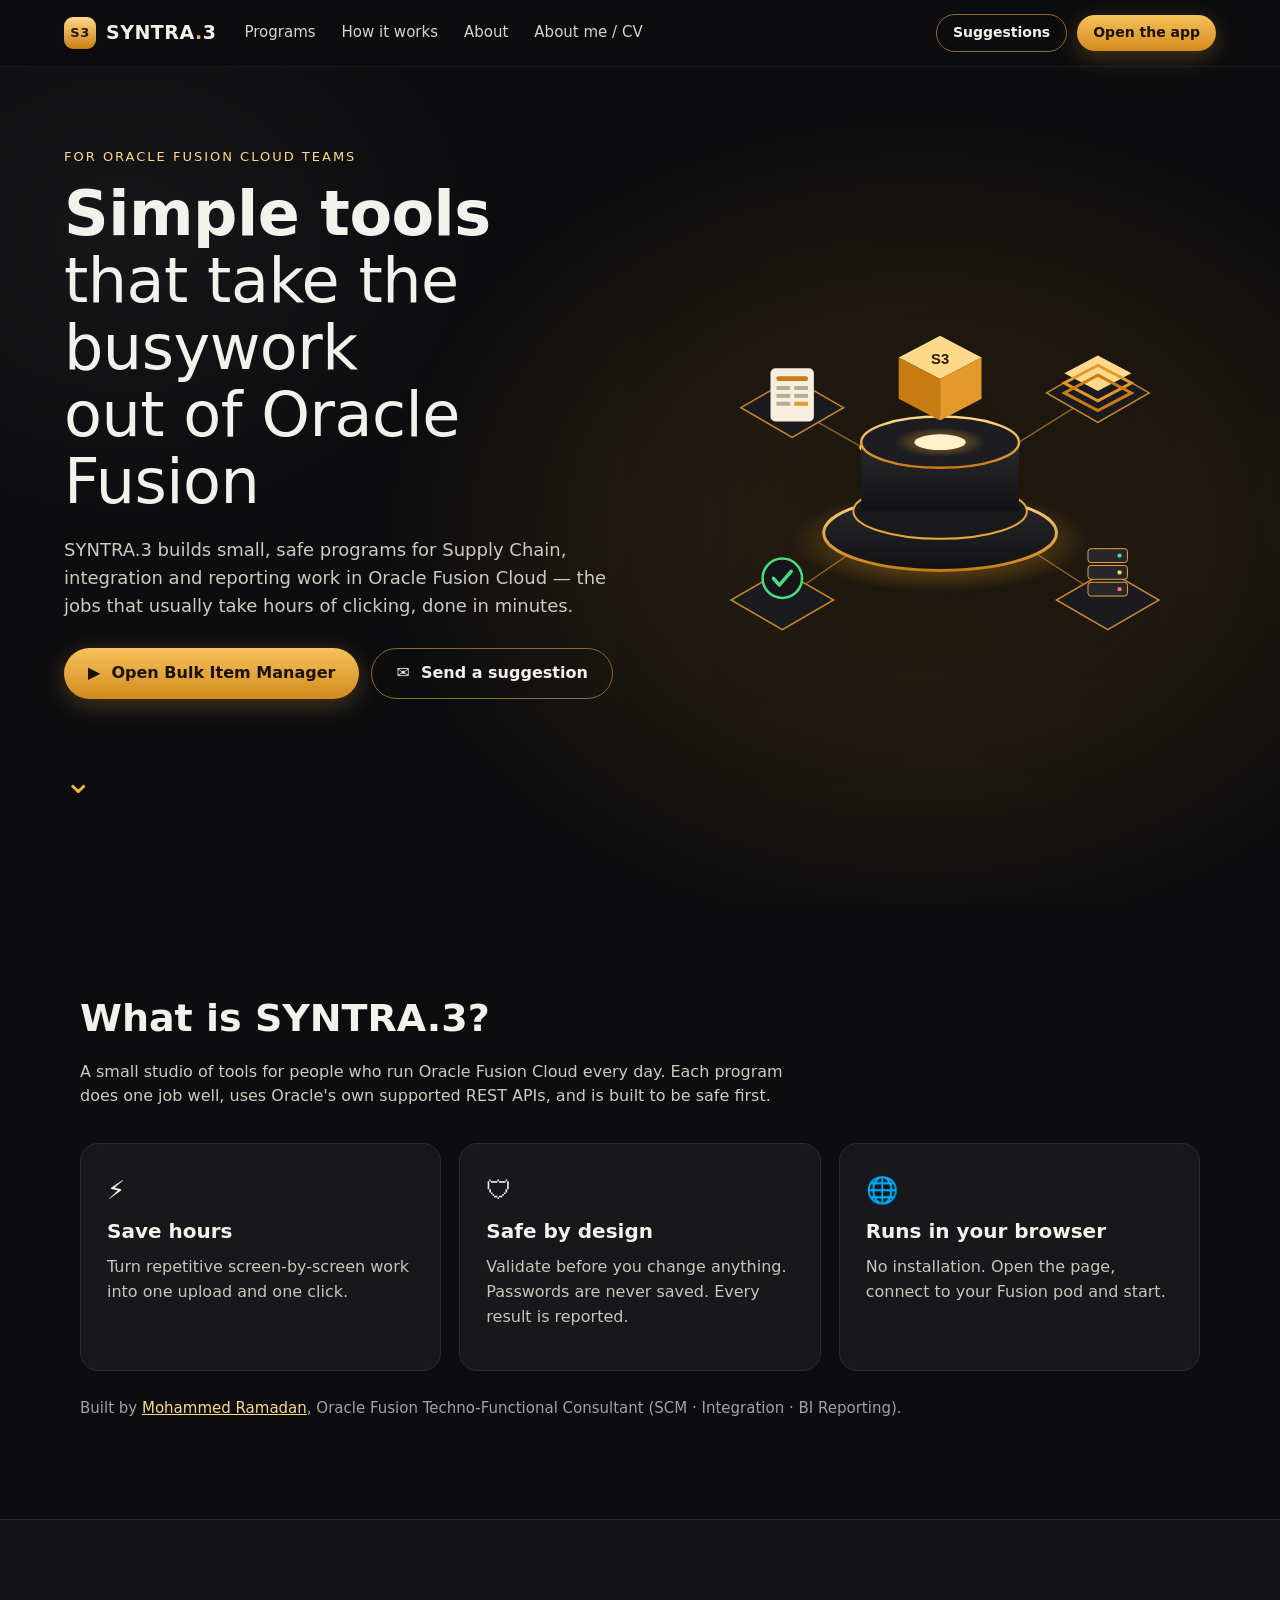
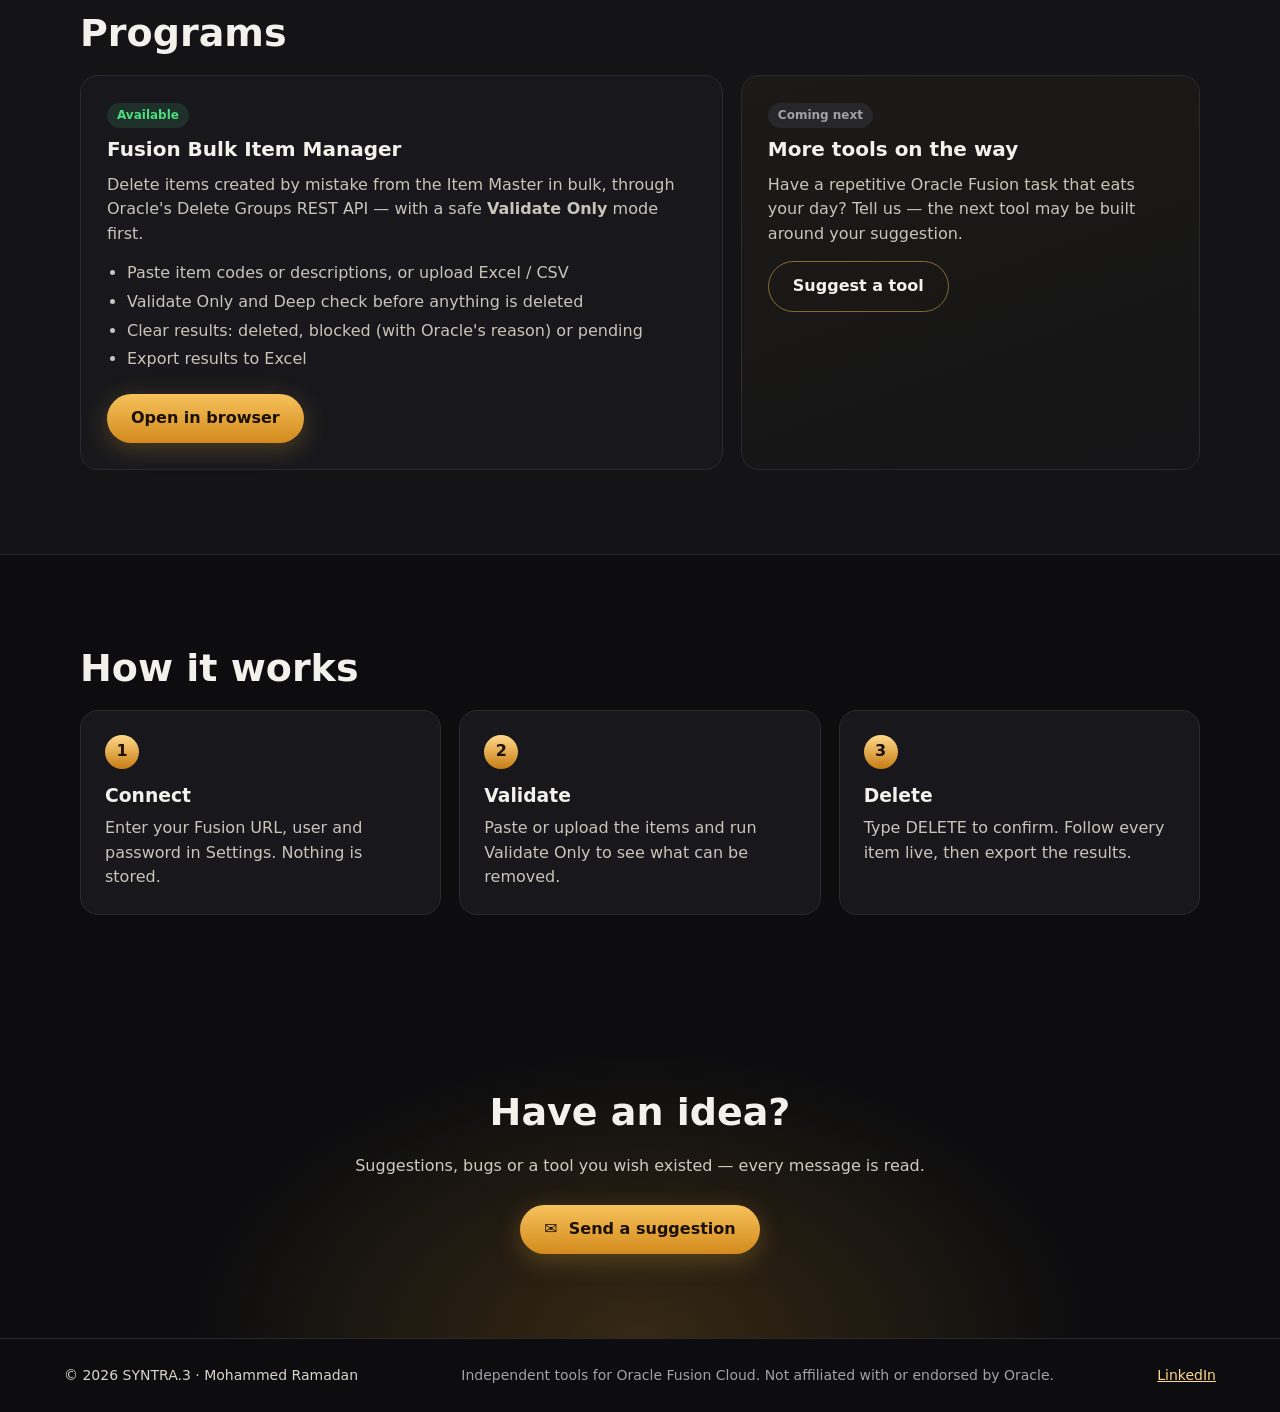
<file: index.html>
<!doctype html>
<html lang="en">
<head>
<meta charset="utf-8">
<meta name="viewport" content="width=device-width, initial-scale=1">
<title>SYNTRA.3 · Tools for Oracle Fusion Cloud teams</title>
<meta name="description" content="SYNTRA.3 builds small, safe tools that save Oracle Fusion Cloud teams hours of manual work. Start with Fusion Bulk Item Manager.">
<link rel="icon" href="data:,">
<link rel="stylesheet" href="assets/landing.css">
</head>
<body>
<header class="nav">
  <a class="logo" href="./"><span class="mark">S3</span><span>SYNTRA<span class="gold">.</span>3</span></a>
  <nav class="links">
    <a href="#programs">Programs</a>
    <a href="#how">How it works</a>
    <a href="#about">About</a>
    <a href="about.html">About me / CV</a>
  </nav>
  <div class="nav-right">
    <button class="btn-line small" data-open-suggest>Suggestions</button>
    <a class="btn-gold small" href="app/">Open the app</a>
  </div>
</header>

<main>
  <!-- ============ hero ============ -->
  <section class="hero">
    <div class="hero-text">
      <span class="eyebrow">For Oracle Fusion Cloud teams</span>
      <h1><b>Simple tools</b><br>that take the busywork<br>out of Oracle Fusion</h1>
      <p class="lead">SYNTRA.3 builds small, safe programs for Supply Chain, integration and reporting work
        in Oracle Fusion Cloud &mdash; the jobs that usually take hours of clicking, done in minutes.</p>
      <div class="cta">
        <a class="btn-gold" href="app/">&#x25B6;&nbsp; Open Bulk Item Manager</a>
        <button class="btn-line" data-open-suggest>&#x2709;&nbsp; Send a suggestion</button>
      </div>
      <a class="down" href="#programs" aria-label="Scroll down">&#x2304;</a>
    </div>

    <!-- original illustration: a glowing hub connected to data tiles -->
    <div class="hero-art" aria-hidden="true">
      <svg viewBox="0 0 560 460" role="img">
        <defs>
          <radialGradient id="glow" cx="50%" cy="50%" r="50%">
            <stop offset="0" stop-color="#ffd36b" stop-opacity=".9"/>
            <stop offset=".45" stop-color="#f0a52a" stop-opacity=".35"/>
            <stop offset="1" stop-color="#f0a52a" stop-opacity="0"/>
          </radialGradient>
          <linearGradient id="gold" x1="0" y1="0" x2="0" y2="1">
            <stop offset="0" stop-color="#ffd98a"/><stop offset="1" stop-color="#c77d14"/>
          </linearGradient>
          <linearGradient id="dark" x1="0" y1="0" x2="0" y2="1">
            <stop offset="0" stop-color="#2a2a2e"/><stop offset="1" stop-color="#121214"/>
          </linearGradient>
        </defs>
        <!-- links -->
        <g class="wires" stroke="#c98a2b" stroke-width="1.4" fill="none" opacity=".7">
          <path d="M280 250 L130 165"/><path d="M280 250 L440 150"/>
          <path d="M280 250 L120 360"/><path d="M280 250 L450 360"/>
        </g>
        <g class="pulses" fill="#ffd36b">
          <circle r="3"><animateMotion dur="3.2s" repeatCount="indefinite" path="M280 250 L130 165"/></circle>
          <circle r="3"><animateMotion dur="2.6s" repeatCount="indefinite" path="M440 150 L280 250"/></circle>
          <circle r="3"><animateMotion dur="3.6s" repeatCount="indefinite" path="M280 250 L450 360"/></circle>
          <circle r="3"><animateMotion dur="2.9s" repeatCount="indefinite" path="M120 360 L280 250"/></circle>
        </g>
        <!-- hub -->
        <ellipse cx="280" cy="300" rx="150" ry="52" fill="url(#glow)"/>
        <ellipse cx="280" cy="292" rx="118" ry="38" fill="url(#dark)" stroke="url(#gold)" stroke-width="3"/>
        <ellipse cx="280" cy="270" rx="88" ry="28" fill="#1a1a1d" stroke="#e7a63a" stroke-width="2"/>
        <rect x="200" y="200" width="160" height="70" fill="url(#dark)"/>
        <ellipse cx="280" cy="200" rx="80" ry="26" fill="#1d1d21" stroke="url(#gold)" stroke-width="2.5"/>
        <ellipse cx="280" cy="200" rx="46" ry="15" fill="url(#glow)"/>
        <ellipse cx="280" cy="200" rx="26" ry="8" fill="#fff1cc"/>
        <!-- floating cube on the hub -->
        <g class="float">
          <polygon points="280,92 322,114 280,136 238,114" fill="#ffd98a"/>
          <polygon points="238,114 280,136 280,178 238,156" fill="#c77d14"/>
          <polygon points="322,114 280,136 280,178 322,156" fill="#e39a2a"/>
          <text x="280" y="121" text-anchor="middle" font-family="Segoe UI,Arial" font-weight="800" font-size="15" fill="#2b1a03">S3</text>
        </g>
        <!-- tile: spreadsheet -->
        <g transform="translate(130 165)">
          <polygon points="0,-30 52,0 0,30 -52,0" fill="#1b1b1f" stroke="#c98a2b" stroke-width="1.5"/>
          <g transform="translate(-22 -40)">
            <rect width="44" height="54" rx="5" fill="#f6efe0"/>
            <rect x="6" y="8" width="32" height="5" rx="2" fill="#c77d14"/>
            <rect x="6" y="18" width="14" height="4" fill="#b8ac94"/><rect x="24" y="18" width="14" height="4" fill="#b8ac94"/>
            <rect x="6" y="26" width="14" height="4" fill="#b8ac94"/><rect x="24" y="26" width="14" height="4" fill="#b8ac94"/>
            <rect x="6" y="34" width="14" height="4" fill="#b8ac94"/><rect x="24" y="34" width="14" height="4" fill="#e39a2a"/>
          </g>
        </g>
        <!-- tile: stacked layers -->
        <g transform="translate(440 150)">
          <polygon points="0,-30 52,0 0,30 -52,0" fill="#1b1b1f" stroke="#c98a2b" stroke-width="1.5"/>
          <polygon points="0,-38 34,-20 0,-2 -34,-20" fill="#ffd98a"/>
          <polygon points="0,-28 34,-10 0,8 -34,-10" fill="none" stroke="#e39a2a" stroke-width="3"/>
          <polygon points="0,-18 34,0 0,18 -34,0" fill="none" stroke="#c77d14" stroke-width="3"/>
        </g>
        <!-- tile: check list -->
        <g transform="translate(120 360)">
          <polygon points="0,-30 52,0 0,30 -52,0" fill="#1b1b1f" stroke="#c98a2b" stroke-width="1.5"/>
          <circle cx="0" cy="-22" r="20" fill="#16161a" stroke="#4ade80" stroke-width="2.5"/>
          <path d="M-9 -22 l6 7 l12 -14" stroke="#4ade80" stroke-width="3.5" fill="none" stroke-linecap="round" stroke-linejoin="round"/>
        </g>
        <!-- tile: server -->
        <g transform="translate(450 360)">
          <polygon points="0,-30 52,0 0,30 -52,0" fill="#1b1b1f" stroke="#c98a2b" stroke-width="1.5"/>
          <g transform="translate(-20 -52)">
            <rect width="40" height="14" rx="3" fill="#26262b" stroke="#e7a63a"/>
            <rect y="17" width="40" height="14" rx="3" fill="#26262b" stroke="#e7a63a"/>
            <rect y="34" width="40" height="14" rx="3" fill="#26262b" stroke="#e7a63a"/>
            <circle cx="32" cy="7" r="2.2" fill="#4ade80"/><circle cx="32" cy="24" r="2.2" fill="#ffd36b"/><circle cx="32" cy="41" r="2.2" fill="#f87171"/>
          </g>
        </g>
      </svg>
    </div>
  </section>

  <!-- ============ purpose ============ -->
  <section class="band" id="about">
    <div class="wrap">
      <h2>What is SYNTRA.3?</h2>
      <p class="intro">A small studio of tools for people who run Oracle Fusion Cloud every day. Each program does one
        job well, uses Oracle's own supported REST APIs, and is built to be safe first.</p>
      <div class="cards three">
        <div class="card"><div class="ic">&#x26A1;</div><h3>Save hours</h3>
          <p>Turn repetitive screen-by-screen work into one upload and one click.</p></div>
        <div class="card"><div class="ic">&#x1F6E1;</div><h3>Safe by design</h3>
          <p>Validate before you change anything. Passwords are never saved. Every result is reported.</p></div>
        <div class="card"><div class="ic">&#x1F310;</div><h3>Runs in your browser</h3>
          <p>No installation. Open the page, connect to your Fusion pod and start.</p></div>
      </div>
      <p class="by">Built by <a href="about.html" rel="noopener">Mohammed Ramadan</a>,
        Oracle Fusion Techno-Functional Consultant (SCM · Integration · BI Reporting).</p>
    </div>
  </section>

  <!-- ============ programs ============ -->
  <section class="band dark" id="programs">
    <div class="wrap">
      <h2>Programs</h2>
      <div class="cards two">
        <article class="card program">
          <div class="tag live">Available</div>
          <h3>Fusion Bulk Item Manager</h3>
          <p>Delete items created by mistake from the Item Master in bulk, through Oracle's Delete Groups
            REST API &mdash; with a safe <b>Validate Only</b> mode first.</p>
          <ul>
            <li>Paste item codes or descriptions, or upload Excel / CSV</li>
            <li>Validate Only and Deep check before anything is deleted</li>
            <li>Clear results: deleted, blocked (with Oracle's reason) or pending</li>
            <li>Export results to Excel</li>
          </ul>
          <div class="cta">
            <a class="btn-gold" href="app/">Open in browser</a>
          </div>
        </article>
        <article class="card program soon">
          <div class="tag">Coming next</div>
          <h3>More tools on the way</h3>
          <p>Have a repetitive Oracle Fusion task that eats your day? Tell us &mdash; the next tool may be built
            around your suggestion.</p>
          <div class="cta"><button class="btn-line" data-open-suggest>Suggest a tool</button></div>
        </article>
      </div>
    </div>
  </section>

  <!-- ============ how it works ============ -->
  <section class="band" id="how">
    <div class="wrap">
      <h2>How it works</h2>
      <ol class="steps">
        <li><span>1</span><h3>Connect</h3><p>Enter your Fusion URL, user and password in Settings. Nothing is stored.</p></li>
        <li><span>2</span><h3>Validate</h3><p>Paste or upload the items and run Validate Only to see what can be removed.</p></li>
        <li><span>3</span><h3>Delete</h3><p>Type DELETE to confirm. Follow every item live, then export the results.</p></li>
      </ol>
    </div>
  </section>

  <!-- ============ suggestion band ============ -->
  <section class="band glow">
    <div class="wrap center">
      <h2>Have an idea?</h2>
      <p class="intro">Suggestions, bugs or a tool you wish existed &mdash; every message is read.</p>
      <button class="btn-gold" data-open-suggest>&#x2709;&nbsp; Send a suggestion</button>
    </div>
  </section>
</main>

<footer class="footer">
  <span>&copy; 2026 SYNTRA.3 · Mohammed Ramadan</span>
  <span class="muted">Independent tools for Oracle Fusion Cloud. Not affiliated with or endorsed by Oracle.</span>
  <a href="https://www.linkedin.com/in/mohammed-ramadan-729819268" rel="noopener">LinkedIn</a>
</footer>

<!-- ============ suggestion form ============ -->
<div class="modal hidden" id="suggest" role="dialog" aria-modal="true" aria-labelledby="sTitle">
  <form class="modal-box" id="sForm" novalidate>
    <button type="button" class="x" id="sClose" aria-label="Close">&times;</button>
    <h3 id="sTitle">Send a suggestion</h3>
    <p class="muted">Write your idea and your e-mail so we can reply.</p>
    <label>Your name <span class="muted">(optional)</span><input id="sName" maxlength="80" autocomplete="name"></label>
    <label>Your e-mail *<input id="sEmail" type="email" maxlength="254" autocomplete="email" required></label>
    <label>Suggestion *<textarea id="sText" maxlength="2000" rows="6" required placeholder="What should we add or improve?"></textarea></label>
    <div class="hp" aria-hidden="true"><label>Website<input id="sWebsite" tabindex="-1" autocomplete="off"></label></div>
    <div class="row"><span class="muted small" id="sCount">0 / 2000</span><span class="grow"></span>
      <button class="btn-gold" id="sSend" type="submit">Send</button></div>
    <p class="msg" id="sMsg" role="status"></p>
  </form>
</div>

<script src="assets/site-config.js"></script>
<script src="assets/landing.js"></script>
</body>
</html>
</file>
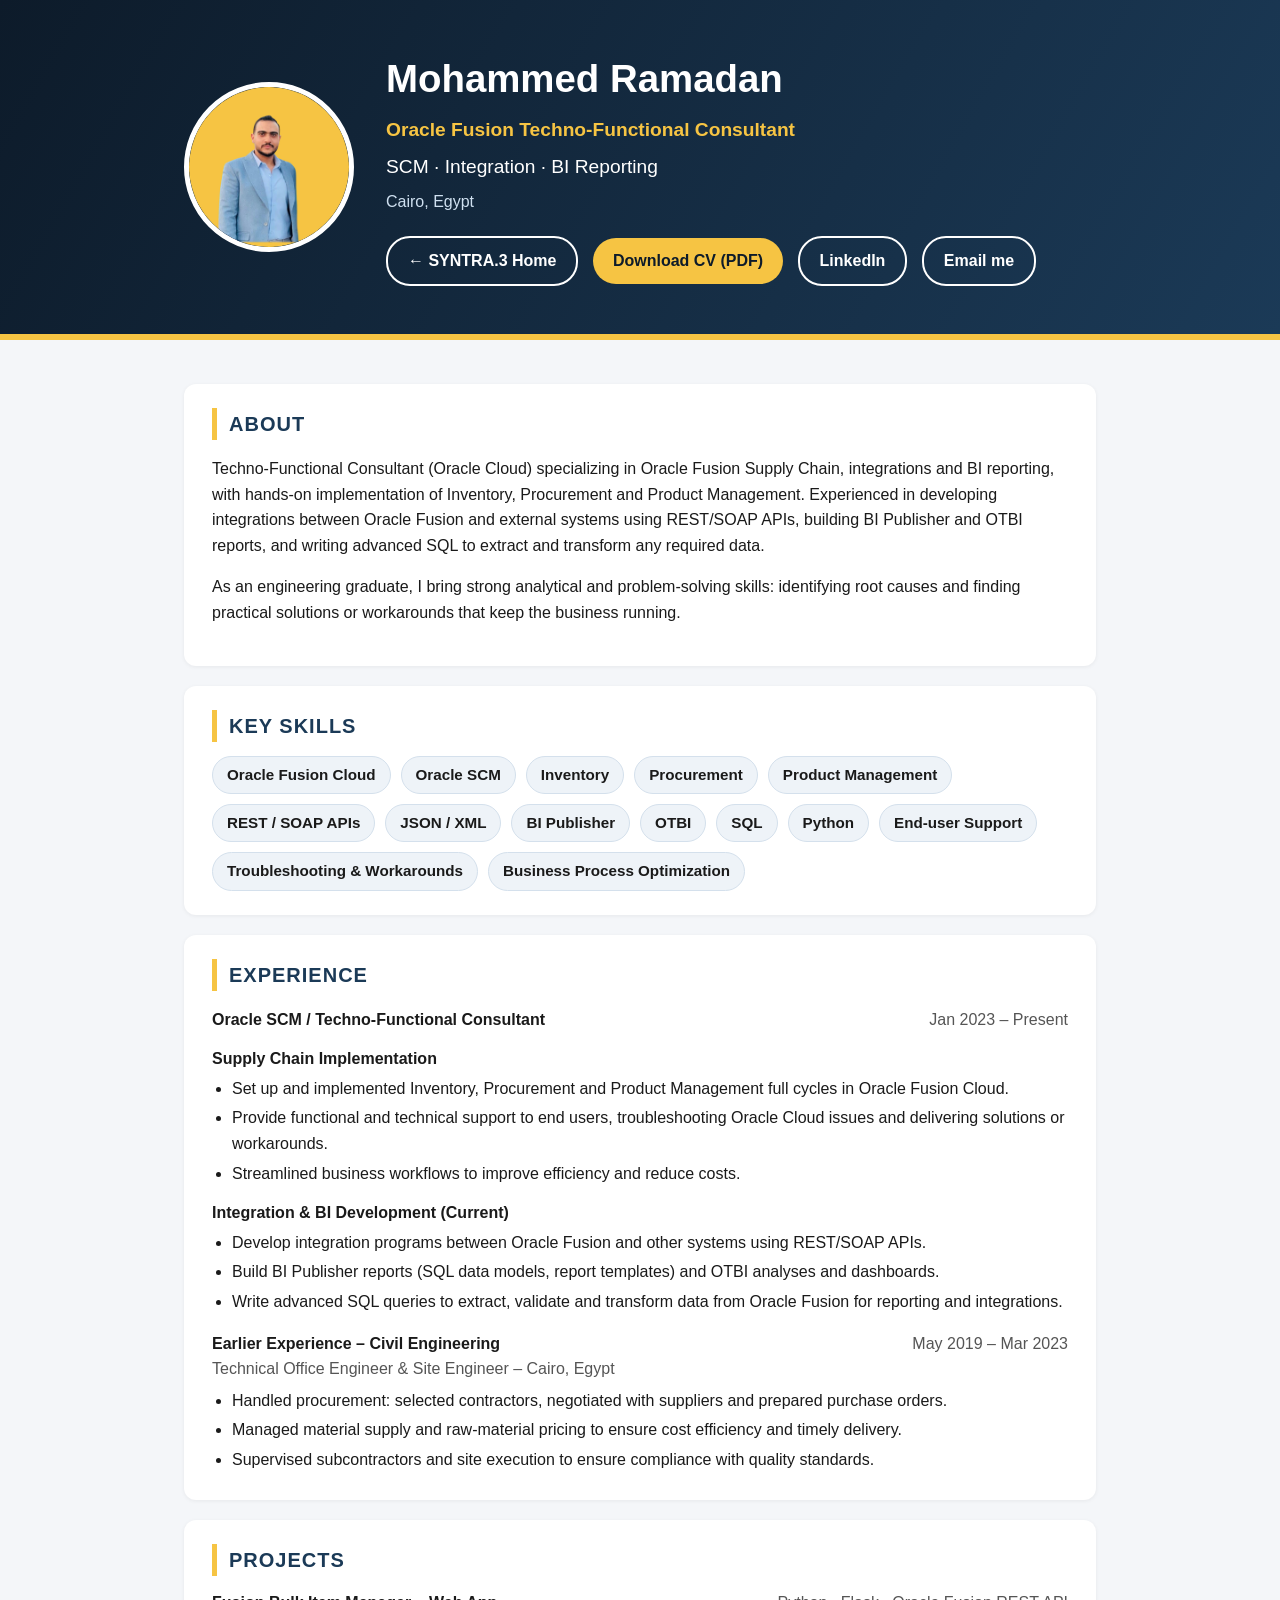
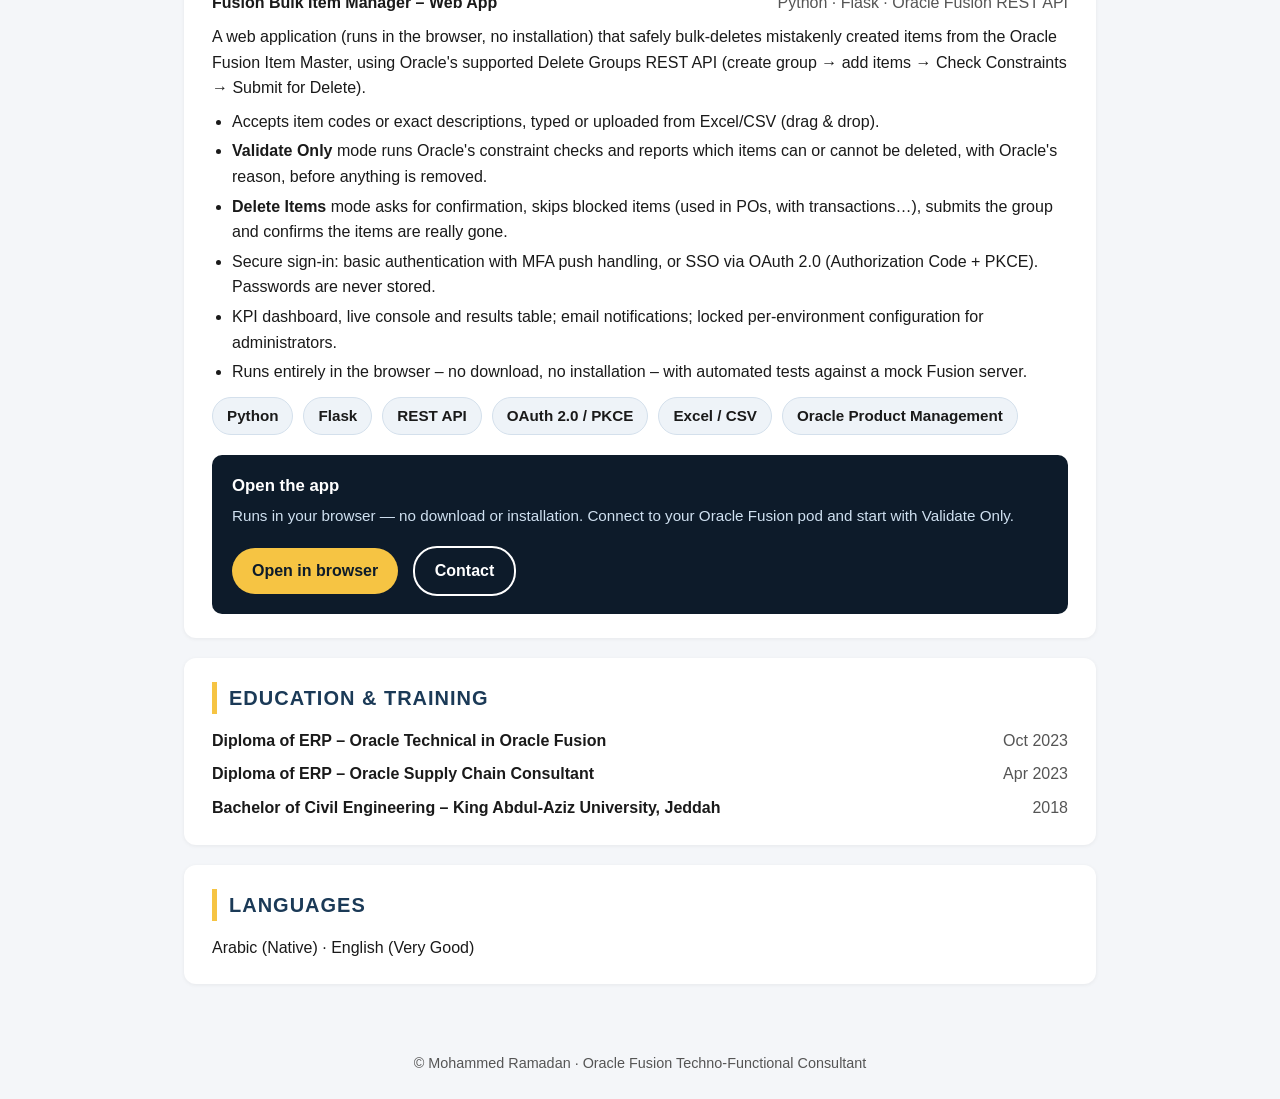
<file: about.html>
<!DOCTYPE html>
<html lang="en">
<head>
<meta charset="utf-8">
<meta name="viewport" content="width=device-width, initial-scale=1">
<title>Mohammed Ramadan | Oracle Fusion Techno-Functional Consultant (SCM, Integration, BI)</title>
<link rel="icon" href="data:,">
<meta name="description" content="Mohammed Ramadan – Oracle Fusion Techno-Functional Consultant specializing in Supply Chain (Inventory, Procurement, Product Management), integrations with REST/SOAP APIs, BI Publisher, OTBI and SQL. Based in Cairo, Egypt.">
<meta name="keywords" content="Mohammed Ramadan, Oracle Fusion, Python, Bulk Item Delete, Delete Groups API, Oracle Cloud, Techno-Functional Consultant, Oracle SCM, BI Publisher, OTBI, SQL, REST API, SOAP, Oracle Integration, Inventory, Procurement, Product Management, Cairo, Egypt">
<meta name="author" content="Mohammed Ramadan">
<meta property="og:title" content="Mohammed Ramadan | Oracle Fusion Techno-Functional Consultant">
<meta property="og:description" content="Oracle Fusion SCM, Integration (REST/SOAP APIs) and BI Reporting (BI Publisher, OTBI, SQL).">
<meta property="og:type" content="profile">
<script type="application/ld+json">
{
 "@context":"https://schema.org",
 "@type":"Person",
 "name":"Mohammed Ramadan",
 "jobTitle":"Oracle Fusion Techno-Functional Consultant",
 "email":"mailto:zidan.mohammed1994@gmail.com",
 "address":{"@type":"PostalAddress","addressLocality":"Cairo","addressCountry":"EG"},
 "alumniOf":{"@type":"CollegeOrUniversity","name":"King Abdul-Aziz University"},
 "knowsAbout":["Oracle Fusion Cloud","Oracle SCM","Inventory","Procurement","Product Management","REST API","SOAP","BI Publisher","OTBI","SQL"],
 "sameAs":["https://www.linkedin.com/in/mohammed-ramadan-729819268"]
}
</script>
<style>
:root{--navy:#0d1b2a;--navy2:#1b3a57;--gold:#f6c443;--text:#1a1a1a;--muted:#555;--bg:#f4f6f9}
*{box-sizing:border-box}
body{margin:0;font-family:Arial,Helvetica,sans-serif;color:var(--text);background:var(--bg);line-height:1.6}
header{background:linear-gradient(120deg,var(--navy),var(--navy2));color:#fff;border-bottom:6px solid var(--gold)}
.hero{max-width:960px;margin:0 auto;padding:48px 24px;display:flex;gap:32px;align-items:center;flex-wrap:wrap}
.hero img{width:170px;height:170px;border-radius:50%;border:5px solid #fff;flex-shrink:0}
.hero h1{margin:0;font-size:2.4rem}
.hero .role{color:var(--gold);font-weight:bold;font-size:1.2rem;margin:6px 0}
.hero .loc{color:#cfe0f0;margin:4px 0 16px}
.btns a{display:inline-block;margin:6px 10px 0 0;padding:10px 20px;border-radius:24px;font-weight:bold;text-decoration:none}
.btn-gold{background:var(--gold);color:var(--navy)}
.btn-line{border:2px solid #fff;color:#fff}
main{max-width:960px;margin:0 auto;padding:24px}
section{background:#fff;border-radius:12px;padding:24px 28px;margin:20px 0;box-shadow:0 1px 4px rgba(0,0,0,.06)}
h2{margin:0 0 14px;font-size:1.25rem;letter-spacing:1px;text-transform:uppercase;color:var(--navy2);border-left:5px solid var(--gold);padding-left:12px}
.chips{display:flex;flex-wrap:wrap;gap:10px}
.chip{background:#eef3f8;border:1px solid #d4e0ec;padding:6px 14px;border-radius:20px;font-weight:bold;font-size:.95rem}
.job{margin-top:16px}
.job-head{display:flex;justify-content:space-between;flex-wrap:wrap;gap:8px;font-weight:bold}
.job-head span:last-child{color:var(--muted);font-weight:normal}
.company{color:var(--muted);margin-bottom:6px}
h3{font-size:1rem;margin:14px 0 4px}
ul{margin:4px 0;padding-left:20px}
li{margin-bottom:4px}
footer{text-align:center;color:var(--muted);padding:24px;font-size:.9rem}
@media(max-width:600px){.hero{justify-content:center;text-align:center}.hero h1{font-size:1.9rem}}
</style>
</head>
<body>
<header>
 <div class="hero">
  <img src="[data-uri]" alt="Mohammed Ramadan – Oracle Fusion Consultant">
  <div>
   <h1>Mohammed Ramadan</h1>
   <div class="role">Oracle Fusion Techno-Functional Consultant</div>
   <div class="role" style="color:#fff;font-weight:normal">SCM · Integration · BI Reporting</div>
   <div class="loc">Cairo, Egypt</div>
   <div class="btns">
    <a class="btn-line" href="index.html">← SYNTRA.3 Home</a>
    <a class="btn-gold" href="Mohammed_Ramadan_CV.pdf" download>Download CV (PDF)</a>
    <a class="btn-line" href="https://www.linkedin.com/in/mohammed-ramadan-729819268" target="_blank" rel="noopener">LinkedIn</a>
    <a class="btn-line" href="mailto:zidan.mohammed1994@gmail.com">Email me</a>
   </div>
  </div>
 </div>
</header>
<main>
<section>
 <h2>About</h2>
 <p>Techno-Functional Consultant (Oracle Cloud) specializing in Oracle Fusion Supply Chain, integrations and BI reporting, with hands-on implementation of Inventory, Procurement and Product Management. Experienced in developing integrations between Oracle Fusion and external systems using REST/SOAP APIs, building BI Publisher and OTBI reports, and writing advanced SQL to extract and transform any required data.</p>
 <p>As an engineering graduate, I bring strong analytical and problem-solving skills: identifying root causes and finding practical solutions or workarounds that keep the business running.</p>
</section>

<section>
 <h2>Key Skills</h2>
 <div class="chips">
  <span class="chip">Oracle Fusion Cloud</span><span class="chip">Oracle SCM</span><span class="chip">Inventory</span><span class="chip">Procurement</span><span class="chip">Product Management</span>
  <span class="chip">REST / SOAP APIs</span><span class="chip">JSON / XML</span><span class="chip">BI Publisher</span><span class="chip">OTBI</span><span class="chip">SQL</span><span class="chip">Python</span>
  <span class="chip">End-user Support</span><span class="chip">Troubleshooting &amp; Workarounds</span><span class="chip">Business Process Optimization</span>
 </div>
</section>

<section>
 <h2>Experience</h2>
 <div class="job">
  <div class="job-head"><span>Oracle SCM / Techno-Functional Consultant</span><span>Jan 2023 – Present</span></div>
  <h3>Supply Chain Implementation</h3>
  <ul>
   <li>Set up and implemented Inventory, Procurement and Product Management full cycles in Oracle Fusion Cloud.</li>
   <li>Provide functional and technical support to end users, troubleshooting Oracle Cloud issues and delivering solutions or workarounds.</li>
   <li>Streamlined business workflows to improve efficiency and reduce costs.</li>
  </ul>
  <h3>Integration &amp; BI Development (Current)</h3>
  <ul>
   <li>Develop integration programs between Oracle Fusion and other systems using REST/SOAP APIs.</li>
   <li>Build BI Publisher reports (SQL data models, report templates) and OTBI analyses and dashboards.</li>
   <li>Write advanced SQL queries to extract, validate and transform data from Oracle Fusion for reporting and integrations.</li>
  </ul>
 </div>
 <div class="job">
  <div class="job-head"><span>Earlier Experience – Civil Engineering</span><span>May 2019 – Mar 2023</span></div>
  <div class="company">Technical Office Engineer &amp; Site Engineer – Cairo, Egypt</div>
  <ul>
   <li>Handled procurement: selected contractors, negotiated with suppliers and prepared purchase orders.</li>
   <li>Managed material supply and raw-material pricing to ensure cost efficiency and timely delivery.</li>
   <li>Supervised subcontractors and site execution to ensure compliance with quality standards.</li>
  </ul>
 </div>
</section>

<section>
 <h2>Projects</h2>
 <div class="job-head"><span>Fusion Bulk Item Manager – Web App</span><span>Python · Flask · Oracle Fusion REST API</span></div>
 <p style="margin:8px 0">A web application (runs in the browser, no installation) that safely bulk-deletes mistakenly created items from the Oracle Fusion Item Master, using Oracle's supported Delete Groups REST API (create group → add items → Check Constraints → Submit for Delete).</p>
 <ul>
  <li>Accepts item codes or exact descriptions, typed or uploaded from Excel/CSV (drag &amp; drop).</li>
  <li><b>Validate Only</b> mode runs Oracle's constraint checks and reports which items can or cannot be deleted, with Oracle's reason, before anything is removed.</li>
  <li><b>Delete Items</b> mode asks for confirmation, skips blocked items (used in POs, with transactions…), submits the group and confirms the items are really gone.</li>
  <li>Secure sign-in: basic authentication with MFA push handling, or SSO via OAuth 2.0 (Authorization Code + PKCE). Passwords are never stored.</li>
  <li>KPI dashboard, live console and results table; email notifications; locked per-environment configuration for administrators.</li>
  <li>Runs entirely in the browser – no download, no installation – with automated tests against a mock Fusion server.</li>
 </ul>
 <div class="chips" style="margin-top:12px">
  <span class="chip">Python</span><span class="chip">Flask</span><span class="chip">REST API</span><span class="chip">OAuth 2.0 / PKCE</span><span class="chip">Excel / CSV</span><span class="chip">Oracle Product Management</span>
 </div>
 <div style="margin-top:20px;padding:18px 20px;background:#0d1b2a;border-radius:10px;color:#fff">
  <div style="font-weight:bold;font-size:1.05rem;margin-bottom:4px">Open the app</div>
  <div style="color:#cfe0f0;font-size:.95rem;margin-bottom:12px">Runs in your browser &mdash; no download or installation. Connect to your Oracle Fusion pod and start with Validate Only.</div>
  <div class="btns">
   <a class="btn-gold" href="app/">Open in browser</a>
   <a class="btn-line" href="mailto:zidan.mohammed1994@gmail.com?subject=Fusion%20Bulk%20Item%20Manager">Contact</a>
  </div>
 </div>
</section>

<section>
 <h2>Education &amp; Training</h2>
 <div class="job-head"><span>Diploma of ERP – Oracle Technical in Oracle Fusion</span><span>Oct 2023</span></div>
 <div class="job-head" style="margin-top:8px"><span>Diploma of ERP – Oracle Supply Chain Consultant</span><span>Apr 2023</span></div>
 <div class="job-head" style="margin-top:8px"><span>Bachelor of Civil Engineering – King Abdul-Aziz University, Jeddah</span><span>2018</span></div>
</section>

<section>
 <h2>Languages</h2>
 <p style="margin:0">Arabic (Native) · English (Very Good)</p>
</section>
</main>
<footer>© Mohammed Ramadan · Oracle Fusion Techno-Functional Consultant</footer>
</body>
</html>
</file>
<file: assets/landing.css>
:root{--bg:#0d0d0f;--bg2:#141417;--card:#18181c;--line:#2a2a30;--gold:#f0b444;--gold2:#ffd98a;--text:#f3f1ec;--muted:#a3a0a8}
*{box-sizing:border-box}
html{scroll-behavior:smooth}
body{margin:0;background:var(--bg);color:var(--text);font:16px/1.55 Inter,"Segoe UI",system-ui,sans-serif}
a{color:var(--gold2)}
.hidden{display:none!important}
.muted{color:var(--muted)}.small{font-size:13px}.gold{color:var(--gold)}
button{font:inherit}

/* nav */
.nav{position:sticky;top:0;z-index:5;display:flex;align-items:center;gap:28px;padding:14px 5vw;
background:rgba(13,13,15,.82);backdrop-filter:blur(10px);border-bottom:1px solid rgba(255,255,255,.05)}
.logo{display:flex;align-items:center;gap:10px;color:var(--text);text-decoration:none;font-weight:800;letter-spacing:.5px;font-size:19px}
.mark{width:32px;height:32px;border-radius:9px;display:grid;place-items:center;font-size:13px;color:#2b1a03;
background:linear-gradient(180deg,var(--gold2),#c77d14)}
.links{display:flex;gap:26px;flex:1}
.links a{color:#d9d4ca;text-decoration:none;font-size:15px}.links a:hover{color:var(--gold2)}
.nav-right{display:flex;gap:10px;align-items:center}

/* buttons */
.btn-gold,.btn-line{display:inline-flex;align-items:center;justify-content:center;gap:4px;border-radius:999px;padding:12px 24px;
font-weight:600;text-decoration:none;cursor:pointer;transition:transform .15s,box-shadow .15s,background .15s}
.btn-gold{background:linear-gradient(180deg,#f6c25b,#d38a1d);color:#1b1103;border:0;box-shadow:0 6px 24px rgba(240,180,68,.25)}
.btn-gold:hover{transform:translateY(-1px);box-shadow:0 10px 30px rgba(240,180,68,.35)}
.btn-gold:disabled{opacity:.6;cursor:wait}
.btn-line{background:transparent;color:var(--text);border:1.5px solid #8a6a2e}
.btn-line:hover{border-color:var(--gold);background:rgba(240,180,68,.08)}
.small.btn-gold,.small.btn-line{padding:7px 16px;font-size:14px}

/* hero */
.hero{position:relative;display:grid;grid-template-columns:1.05fr 1fr;align-items:center;gap:20px;min-height:calc(100vh - 62px);
padding:40px 5vw 60px;overflow:hidden;
background:radial-gradient(60% 70% at 72% 55%,rgba(240,165,42,.16),transparent 70%),
radial-gradient(40% 50% at 10% 20%,rgba(255,255,255,.04),transparent 70%)}
.eyebrow{display:inline-block;color:var(--gold2);font-size:13px;letter-spacing:2px;text-transform:uppercase;margin-bottom:14px}
h1{font-size:clamp(34px,5vw,62px);line-height:1.08;margin:0 0 20px;font-weight:400;letter-spacing:-.5px}
h1 b{font-weight:800}
.lead{color:#cfcac0;font-size:18px;max-width:560px;margin:0 0 28px}
.cta{display:flex;gap:12px;flex-wrap:wrap}
.down{display:inline-block;margin-top:56px;color:var(--gold);font-size:34px;text-decoration:none;animation:bob 2s ease-in-out infinite}
@keyframes bob{50%{transform:translateY(6px)}}
.hero-art svg{width:100%;height:auto;max-height:78vh;filter:drop-shadow(0 30px 60px rgba(0,0,0,.6))}
.float{animation:float 4s ease-in-out infinite}
@keyframes float{50%{transform:translateY(-8px)}}

/* bands */
.band{padding:84px 5vw}
.band.dark{background:var(--bg2);border-top:1px solid var(--line);border-bottom:1px solid var(--line)}
.band.glow{background:radial-gradient(50% 120% at 50% 100%,rgba(240,165,42,.18),transparent 70%)}
.wrap{max-width:1120px;margin:auto}.center{text-align:center}
h2{font-size:clamp(26px,3vw,38px);margin:0 0 12px}
.intro{color:#cfcac0;max-width:720px;margin:0 0 34px}.center .intro{margin:0 auto 26px}
.cards{display:grid;gap:18px}.cards.three{grid-template-columns:repeat(3,1fr)}.cards.two{grid-template-columns:1.4fr 1fr}
.card{background:var(--card);border:1px solid var(--line);border-radius:18px;padding:26px}
.card h3{margin:6px 0 8px;font-size:20px}.card p{color:#c9c4ba;margin:0 0 14px}
.card .ic{font-size:26px}
.card:hover{border-color:#5a4520}
.program ul{margin:0 0 22px;padding-left:20px;color:#c9c4ba}.program li{margin:4px 0}
.tag{display:inline-block;font-size:12px;border-radius:999px;padding:3px 10px;background:#26262b;color:var(--muted);font-weight:600}
.tag.live{background:rgba(74,222,128,.12);color:#4ade80}
.soon{background:linear-gradient(160deg,#1c1a16,#151517)}
.by{color:var(--muted);margin-top:26px;font-size:15px}
.steps{list-style:none;padding:0;margin:0;display:grid;grid-template-columns:repeat(3,1fr);gap:18px}
.steps li{background:var(--card);border:1px solid var(--line);border-radius:18px;padding:24px}
.steps span{display:inline-grid;place-items:center;width:34px;height:34px;border-radius:50%;background:linear-gradient(180deg,var(--gold2),#c77d14);
color:#1b1103;font-weight:800}
.steps h3{margin:12px 0 6px}.steps p{color:#c9c4ba;margin:0}
.footer{display:flex;gap:18px;flex-wrap:wrap;justify-content:space-between;padding:26px 5vw;border-top:1px solid var(--line);font-size:14px;color:#d9d4ca}

/* suggestion modal */
.modal{position:fixed;inset:0;z-index:20;display:grid;place-items:center;background:rgba(0,0,0,.65);padding:16px}
.modal-box{position:relative;width:min(520px,100%);background:#17171b;border:1px solid #3a2e18;border-radius:18px;padding:26px 26px 18px;
box-shadow:0 30px 80px rgba(0,0,0,.6)}
.modal-box h3{margin:0 0 4px;font-size:22px}
.modal-box label{display:block;font-size:14px;margin:14px 0 0;color:#e2ddd3}
.modal-box input,.modal-box textarea{display:block;width:100%;margin-top:6px;background:#0f0f12;color:var(--text);border:1px solid #33333a;
border-radius:10px;padding:10px 12px;font:inherit}
.modal-box input:focus,.modal-box textarea:focus{outline:none;border-color:var(--gold)}
.modal-box textarea{resize:vertical}
.row{display:flex;align-items:center;gap:10px;margin-top:16px}.grow{flex:1}
.x{position:absolute;right:14px;top:10px;background:none;border:0;color:var(--muted);font-size:26px;cursor:pointer}
.hp{position:absolute;left:-9999px;width:1px;height:1px;overflow:hidden}
.msg{min-height:22px;margin:10px 0 0;font-size:14px}.msg.ok{color:#4ade80}.msg.bad{color:#f87171}

@media (max-width:900px){
  .links{display:none}.nav{gap:12px}.nav-right .btn-gold{display:none}
  .hero{grid-template-columns:1fr;min-height:auto;padding-top:24px}.hero-art{order:-1;max-width:460px;margin:auto}
  .down{display:none}
  .cards.three,.cards.two,.steps{grid-template-columns:1fr}
  .band{padding:56px 5vw}
}
@media (prefers-reduced-motion:reduce){*{animation:none!important;scroll-behavior:auto!important}.pulses{display:none}}
</file>
